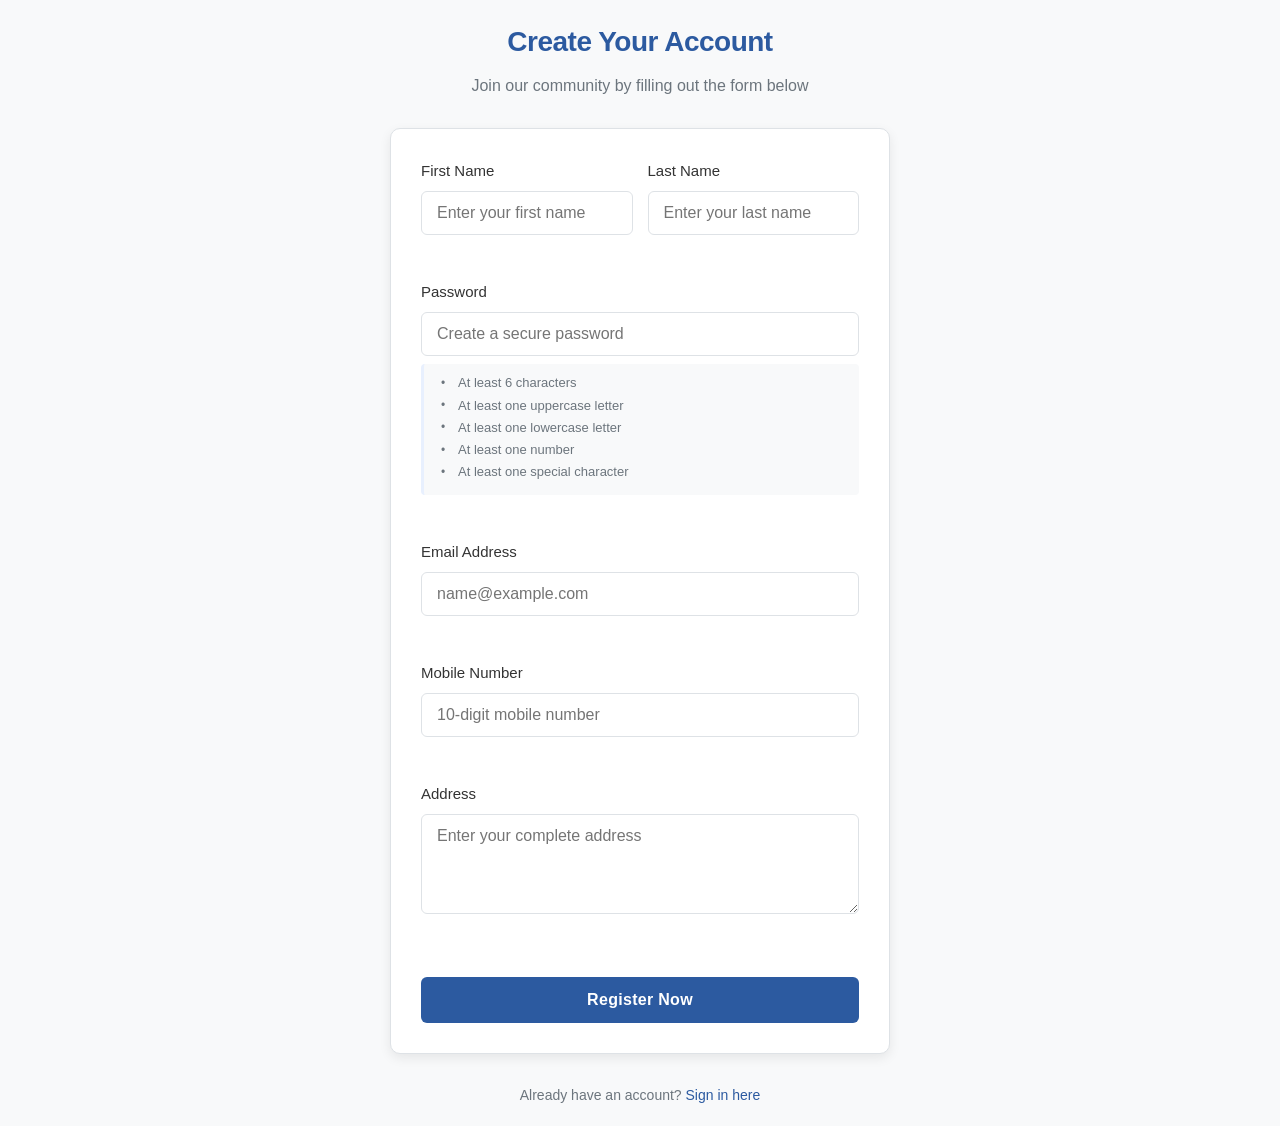
<file: index.html>
<!DOCTYPE html>
<html lang="en">
<head>
  <meta charset="UTF-8">
  <meta name="viewport" content="width=device-width, initial-scale=1.0">
  <title>Registration Form Validation</title>
  <link rel="stylesheet" href="styles.css">
</head>
<body>
  <div class="container">
    <header>
      <h1>Create Your Account</h1>
      <p class="subtitle">Join our community by filling out the form below</p>
    </header>

    <div class="form-container">
      <form id="regForm" onsubmit="return validateForm()">
        <div class="form-row">
          <div class="form-group">
            <label for="fname">First Name</label>
            <input type="text" id="fname" placeholder="Enter your first name">
            <span id="fnameError" class="error"></span>
          </div>

          <div class="form-group">
            <label for="lname">Last Name</label>
            <input type="text" id="lname" placeholder="Enter your last name">
            <span id="lnameError" class="error"></span>
          </div>
        </div>

        <div class="form-group">
          <label for="password">Password</label>
          <input type="password" id="password" placeholder="Create a secure password" onkeyup="validatePasswordConstraints()">
          <div class="password-constraints">
            <div class="constraint" id="lengthConstraint">
              <span class="constraint-icon">•</span> At least 6 characters
            </div>
            <div class="constraint" id="uppercaseConstraint">
              <span class="constraint-icon">•</span> At least one uppercase letter
            </div>
            <div class="constraint" id="lowercaseConstraint">
              <span class="constraint-icon">•</span> At least one lowercase letter
            </div>
            <div class="constraint" id="numberConstraint">
              <span class="constraint-icon">•</span> At least one number
            </div>
            <div class="constraint" id="specialConstraint">
              <span class="constraint-icon">•</span> At least one special character
            </div>
          </div>
          <span id="passwordError" class="error"></span>
        </div>

        <div class="form-group">
          <label for="email">Email Address</label>
          <input type="text" id="email" placeholder="name@example.com">
          <span id="emailError" class="error"></span>
        </div>

        <div class="form-group">
          <label for="mobile">Mobile Number</label>
          <input type="text" id="mobile" placeholder="10-digit mobile number">
          <span id="mobileError" class="error"></span>
        </div>

        <div class="form-group">
          <label for="address">Address</label>
          <textarea id="address" placeholder="Enter your complete address"></textarea>
          <span id="addressError" class="error"></span>
        </div>

        <button type="submit">Register Now</button>
      </form>
    </div>

    <div class="footer">
      <p>Already have an account? <a href="#">Sign in here</a></p>
    </div>
  </div>

  <script src="script.js"></script>
</body>
</html>
</file>
<file: styles.css>
:root {
  --primary: #2c5aa0;
  --primary-light: #e8f0fe;
  --primary-dark: #1e3d6f;
  --success: #28a745;
  --error: #dc3545;
  --text: #333;
  --light-text: #6c757d;
  --background: #f8f9fa;
  --white: #ffffff;
  --border: #dee2e6;
}

* {
  box-sizing: border-box;
  margin: 0;
  padding: 0;
}

body {
  font-family: 'Segoe UI', 'Roboto', Tahoma, Geneva, Verdana, sans-serif;
  background-color: var(--background);
  color: var(--text);
  line-height: 1.6;
  padding: 20px;
  display: flex;
  flex-direction: column;
  align-items: center;
  min-height: 100vh;
}

.container {
  max-width: 500px;
  width: 100%;
  margin: 0 auto;
}

header {
  text-align: center;
  margin-bottom: 30px;
}

h1 {
  color: var(--primary);
  margin-bottom: 8px;
  font-size: 28px;
  font-weight: 600;
  letter-spacing: -0.5px;
}

.subtitle {
  color: var(--light-text);
  font-size: 16px;
  font-weight: 400;
}

.form-container {
  background: var(--white);
  padding: 30px;
  border-radius: 10px;
  box-shadow: 0 4px 12px rgba(0, 0, 0, 0.08);
  border: 1px solid var(--border);
}

.form-group {
  margin-bottom: 20px;
}

label {
  display: block;
  margin-bottom: 8px;
  font-weight: 500;
  color: var(--text);
  font-size: 15px;
}

input, textarea {
  width: 100%;
  padding: 12px 15px;
  border: 1px solid var(--border);
  border-radius: 6px;
  font-size: 16px;
  transition: all 0.2s;
  background-color: #fff;
}

input:focus, textarea:focus {
  outline: none;
  border-color: var(--primary);
  box-shadow: 0 0 0 3px rgba(44, 90, 160, 0.1);
}

textarea {
  min-height: 100px;
  resize: vertical;
  font-family: inherit;
}

.error {
  color: var(--error);
  font-size: 13px;
  margin-top: 5px;
  display: block;
  min-height: 20px;
  font-weight: 500;
}

.password-constraints {
  font-size: 13px;
  color: var(--light-text);
  margin-top: 8px;
  line-height: 1.4;
  background-color: #f8f9fa;
  padding: 10px 12px;
  border-radius: 4px;
  border-left: 3px solid var(--primary-light);
}

.constraint {
  display: flex;
  align-items: center;
  margin-bottom: 4px;
}

.constraint-icon {
  margin-right: 8px;
  font-size: 12px;
  width: 14px;
  text-align: center;
}

.constraint.valid {
  color: var(--success);
}

button {
  background: var(--primary);
  color: white;
  border: none;
  padding: 14px 20px;
  border-radius: 6px;
  cursor: pointer;
  font-size: 16px;
  font-weight: 600;
  width: 100%;
  transition: background 0.2s;
  margin-top: 10px;
  letter-spacing: 0.3px;
}

button:hover {
  background: var(--primary-dark);
}

.form-row {
  display: flex;
  gap: 15px;
}

.form-row .form-group {
  flex: 1;
}

.footer {
  text-align: center;
  margin-top: 30px;
  color: var(--light-text);
  font-size: 14px;
}

.footer a {
  color: var(--primary);
  text-decoration: none;
  font-weight: 500;
}

.footer a:hover {
  text-decoration: underline;
}

@media (max-width: 600px) {
  .form-row {
    flex-direction: column;
    gap: 0;
  }
  
  body {
    padding: 15px;
  }
  
  .form-container {
    padding: 20px;
  }
}
</file>
